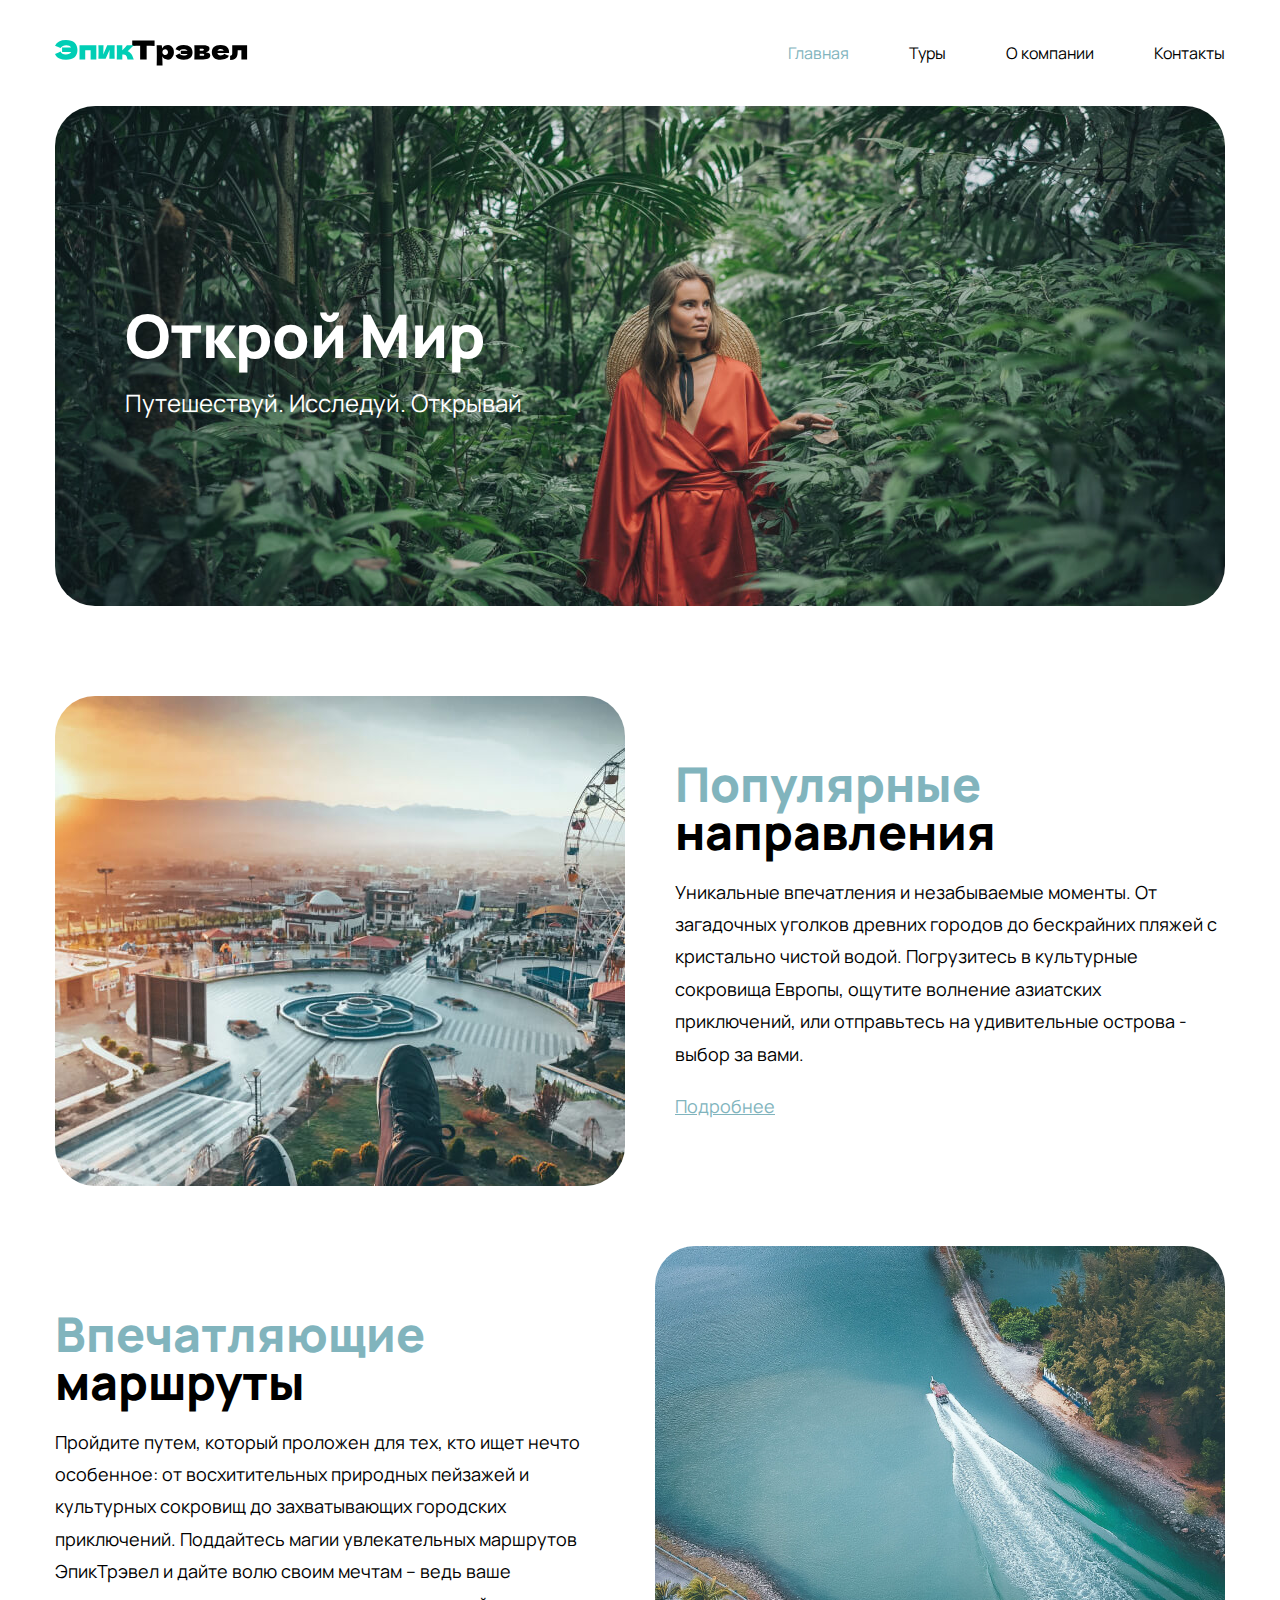
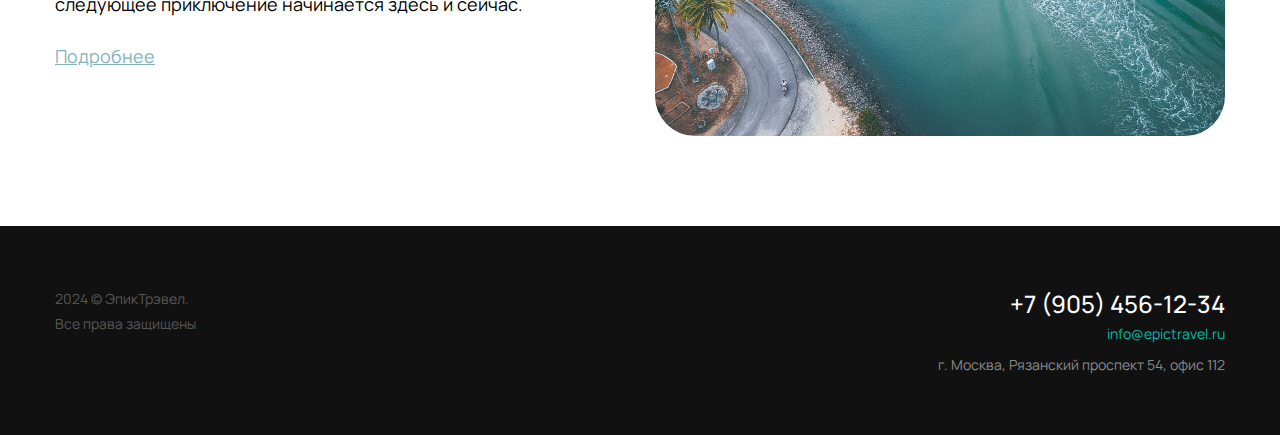
<file: index.html>
<!DOCTYPE html>
<html lang="ru">
<head>
    <meta charset="UTF-8">
    <meta name="viewport" content="width=device-width, initial-scale=1.0">
    <title>ЭпикТрэвел</title>
    <link rel="stylesheet" href="./css/reset.css">
    <link rel="icon" type="image/x-icon" href="./img/favicons/favicon.svg">
    <link rel="apple-touch-icon" sizes="180x180" href="./img/favicons/apple-touch-icon.png">
    <link rel="stylesheet" href="./css/main.css">
    <link rel="stylesheet" href="./css/media-tablet.css">
    <link rel="stylesheet" href="./css/media-mobile.css">
</head>
<body class="sticky-footer">
    <header class="header" id="header">
        <div class="container">
            <div class="nav">
                <a href="./index.html" class="logo">
                    <img src="./img/icons/logo.svg" alt="ЭпикТрэвел">
                </a>
                <ul class="nav-list">
                    <li><a href="index.html" class="active">Главная</a></li>
                    <li><a href="tours.html">Туры</a></li>
                    <li><a href="about.html">О компании</a></li>
                    <li><a href="contacts.html">Контакты</a></li>
                </ul>
                <button class="btn-mobile-nav" id="btn-mobile-nav" type="button">
                    <img src="./img/icons/open-mobile-nav.svg" id="btn-mobile-img" alt="Open nav">
                </button>
            </div>
        </div>
    </header>
    <section class="mobile-nav" id="mobile-nav">
        <h2 class="visualy-hidden">Навигация</h2>
        <ul class="mobile-nav-list">
            <li><a href="index.html">Главная</a></li>
            <li><a href="tours.html">Туры</a></li>
            <li><a href="about.html">О компании</a></li>
            <li><a href="contacts.html">Контакты</a></li>
        </ul>
    </section>
    <main class="main-page">
        <div class="container">
            <section class="promo">
                <div class="promo-desc">
                    <h1 class="promo-title">Открой Мир</h1>
                    <p class="promo-text">Путешествуй. Исследуй. Открывай</p>
                </div>
            </section>
            <div class="main-content">
                <section class="content-row">
                    <div class="content-img">
                        <picture>
                            <source srcset="./img/main/img-01-mobile.jpg, ./img/main/img-01-mobile@2x.jpg 2x" media="(max-width: 767px)">
                            <img src="./img/main/img-01.jpg" srcset="./img/main/img-01@2x.jpg 2x" alt="Популярные направления">
                        </picture>
                    </div>
                    <div class="content-text">
                        <h2 class="title-1"><span>Популярные</span> направления</h2>
                        <p>Уникальные впечатления и незабываемые моменты. От загадочных уголков древних городов до бескрайних пляжей с кристально чистой водой. Погрузитесь в культурные сокровища Европы, ощутите волнение азиатских приключений, или отправьтесь на удивительные острова - выбор за вами.</p>
                        <p><a href="#!">Подробнее</a></p>
                    </div>
                </section>
                <section class="content-row content-row-reverse content-column-on-mobile">
                    <div class="content-img">
                        <picture>
                            <source srcset="./img/main/img-02-mobile.jpg, ./img/main/img-02-mobile@2x.jpg 2x" media="(max-width: 767px)">
                            <img src="./img/main/img-02.jpg" srcset="./img/main/img-02@2x.jpg 2x" alt="Впечатляющие маршруты">
                        </picture>
                    </div>
                    <div class="content-text">
                        <h2 class="title-1"><span>Впечатляющие</span> маршруты</h2>
                        <p>Пройдите путем, который проложен для тех, кто ищет нечто особенное: от восхитительных природных пейзажей и культурных сокровищ до захватывающих городских приключений. Поддайтесь магии увлекательных маршрутов ЭпикТрэвел и дайте волю своим мечтам – ведь ваше следующее приключение начинается здесь и сейчас.</p>
                        <p><a href="#!">Подробнее</a></p>
                    </div>
                </section>
            </div>
        </div>
    </main>
    <footer class="footer">
        <div class="container">
            <div class="footer-row">
                <div class="footer-copyright"><p>2024 © ЭпикТрэвел.<br class="descktop-only" > Все права защищены</p></div>
                <address class="footer-contacts">
                    <a class="footer-phone" href="tel:+79054561234">+7 (905) 456-12-34</a><br>
                    <a href="mailto:info@epictravel.ru" class="footer-email">info@epictravel.ru</a><br>
                    <p class="footer-address">г. Москва, Рязанский проспект 54, офис 112</p>
                </address>
            </div>
        </div>
    </footer>

    <script src="./js/main.js"></script>
</body>
</html>
</file>
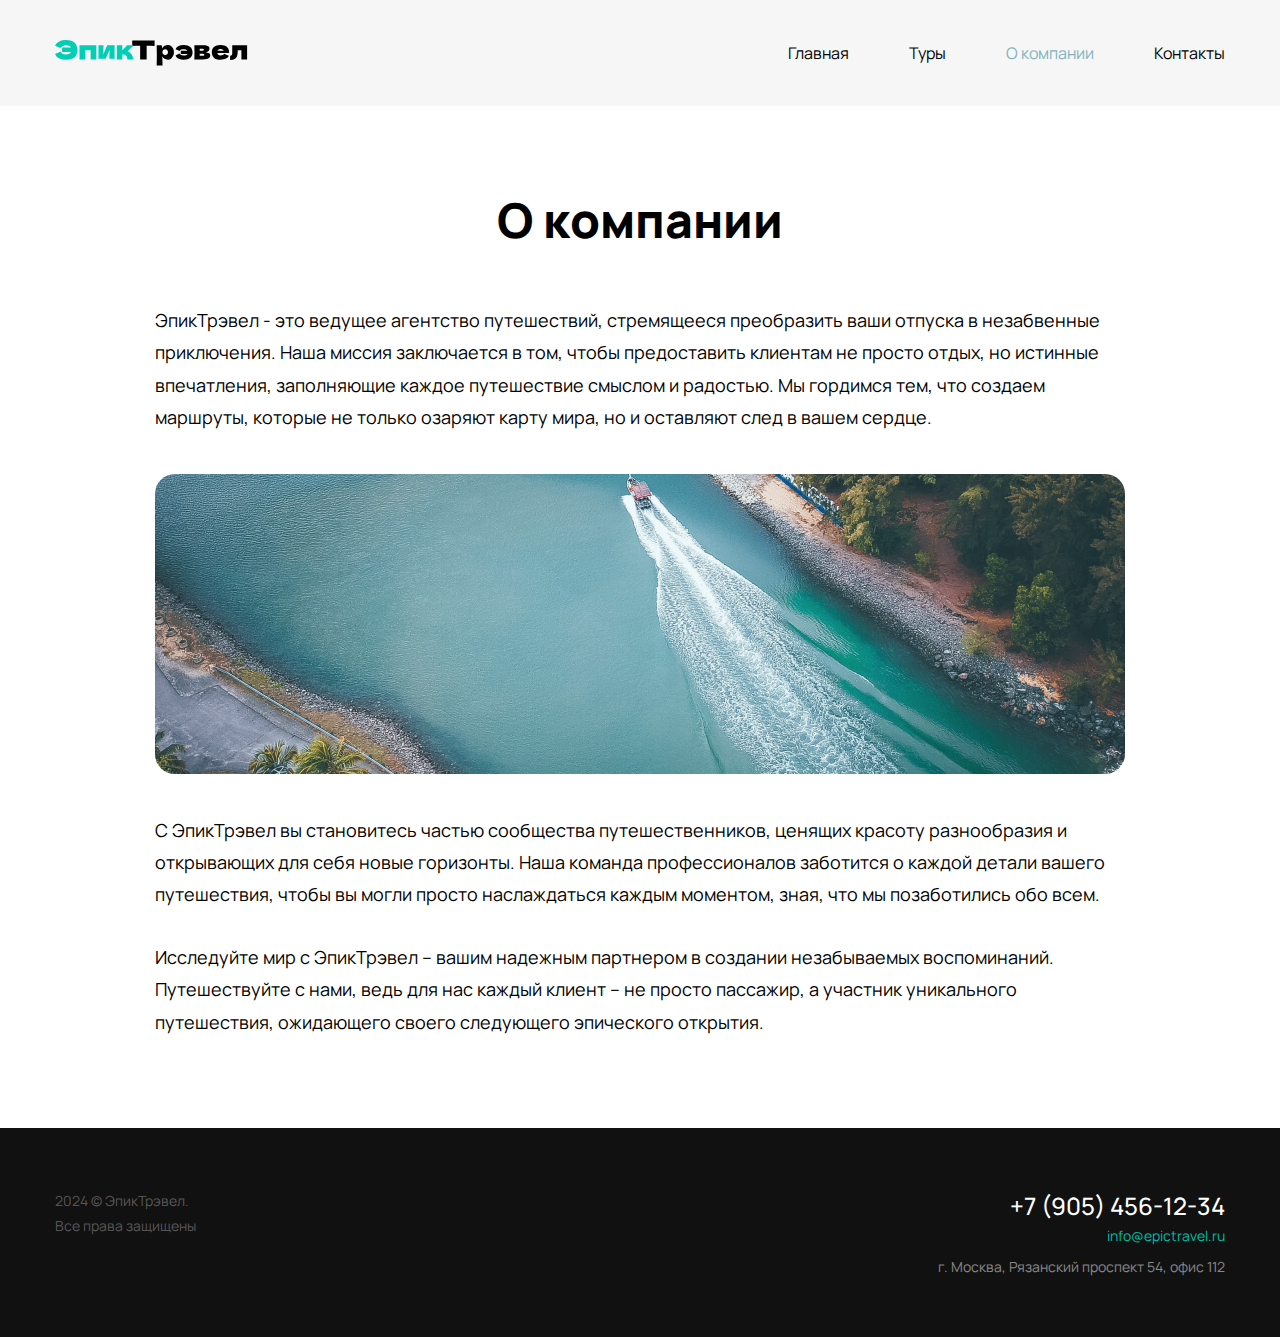
<file: about.html>
<!DOCTYPE html>
<html lang="ru">
<head>
    <meta charset="UTF-8">
    <meta name="viewport" content="width=device-width, initial-scale=1.0">
    <title>О компании - ЭпикТрэвел</title>
    <link rel="stylesheet" href="./css/reset.css">
    <link rel="icon" type="image/x-icon" href="./img/favicons/favicon.svg">
    <link rel="apple-touch-icon" sizes="180x180" href="./img/favicons/apple-touch-icon.png">
    <link rel="stylesheet" href="./css/main.css">
    <link rel="stylesheet" href="./css/media-tablet.css">
    <link rel="stylesheet" href="./css/media-mobile.css">
</head>
<body class="sticky-footer">
    <header class="header header-bg" id="header">
        <div class="container">
            <div class="nav">
                <a href="./index.html">
                    <img src="./img/icons/logo.svg" alt="ЭпикТрэвел">
                </a>
                <ul class="nav-list">
                    <li><a href="index.html">Главная</a></li>
                    <li><a href="tours.html">Туры</a></li>
                    <li><a href="about.html" class="active">О компании</a></li>
                    <li><a href="contacts.html">Контакты</a></li>
                </ul>
                <button class="btn-mobile-nav" id="btn-mobile-nav" type="button">
                    <img src="./img/icons/open-mobile-nav.svg" id="btn-mobile-img" alt="Open nav">
                </button>
            </div>
        </div>
    </header>
    <section class="mobile-nav" id="mobile-nav">
        <h2 class="visualy-hidden">Навигация</h2>
        <ul class="mobile-nav-list">
            <li><a href="index.html">Главная</a></li>
            <li><a href="tours.html">Туры</a></li>
            <li><a href="about.html">О компании</a></li>
            <li><a href="contacts.html">Контакты</a></li>
        </ul>
    </section>
    <main class="inner-page">
        <div class="container container-small">
            <div class="inner-page-title-wrapper">
                <h1 class="title-1 text-center">О компании</h1>
            </div>
            <div class="article-content">
                <p>ЭпикТрэвел - это ведущее агентство путешествий, стремящееся преобразить ваши отпуска в незабвенные приключения. Наша миссия заключается в том, чтобы предоставить клиентам не просто отдых, но истинные впечатления, заполняющие каждое путешествие смыслом и радостью. Мы гордимся тем, что создаем маршруты, которые не только озаряют карту мира, но и оставляют след в вашем сердце.</p>
                <div class="article-img">
                    <picture>
                        <source srcset="./img/about/about-mobile.jpg, ./img/about/about-mobile@2x.jpg 2x" media="(max-width: 767px)">
                        <source srcset="./img/about/about-tablet.jpg, ./img/about/about-tablet@2x.jpg 2x" media="(max-width: 1199px)">
                        <img src="./img/about/about.jpg" srcset="./img/about/about@2x.jpg 2x" alt="Катер">
                    </picture>

                </div>
                <p>С ЭпикТрэвел вы становитесь частью сообщества путешественников, ценящих красоту разнообразия и открывающих для себя новые горизонты. Наша команда профессионалов заботится о каждой детали вашего путешествия, чтобы вы могли просто наслаждаться каждым моментом, зная, что мы позаботились обо всем.</p>
                <p>Исследуйте мир с ЭпикТрэвел – вашим надежным партнером в создании незабываемых воспоминаний. Путешествуйте с нами, ведь для нас каждый клиент – не просто пассажир, а участник уникального путешествия, ожидающего своего следующего эпического открытия.</p>
            </div>
        </div>
    </main>
    <footer class="footer">
        <div class="container">
            <div class="footer-row">
                <div class="footer-copyright"><p>2024 © ЭпикТрэвел.<br>Все права защищены</p></div>
                <address class="footer-contacts">
                    <a class="footer-phone" href="tel:+79054561234">+7 (905) 456-12-34</a><br>
                    <a href="mailto:info@epictravel.ru" class="footer-email">info@epictravel.ru</a><br>
                    <p class="footer-address">г. Москва, Рязанский проспект 54, офис 112</p>
                </address>
            </div>
        </div>
    </footer>
    <script src="./js/main.js"></script>
</body>
</html>
</file>
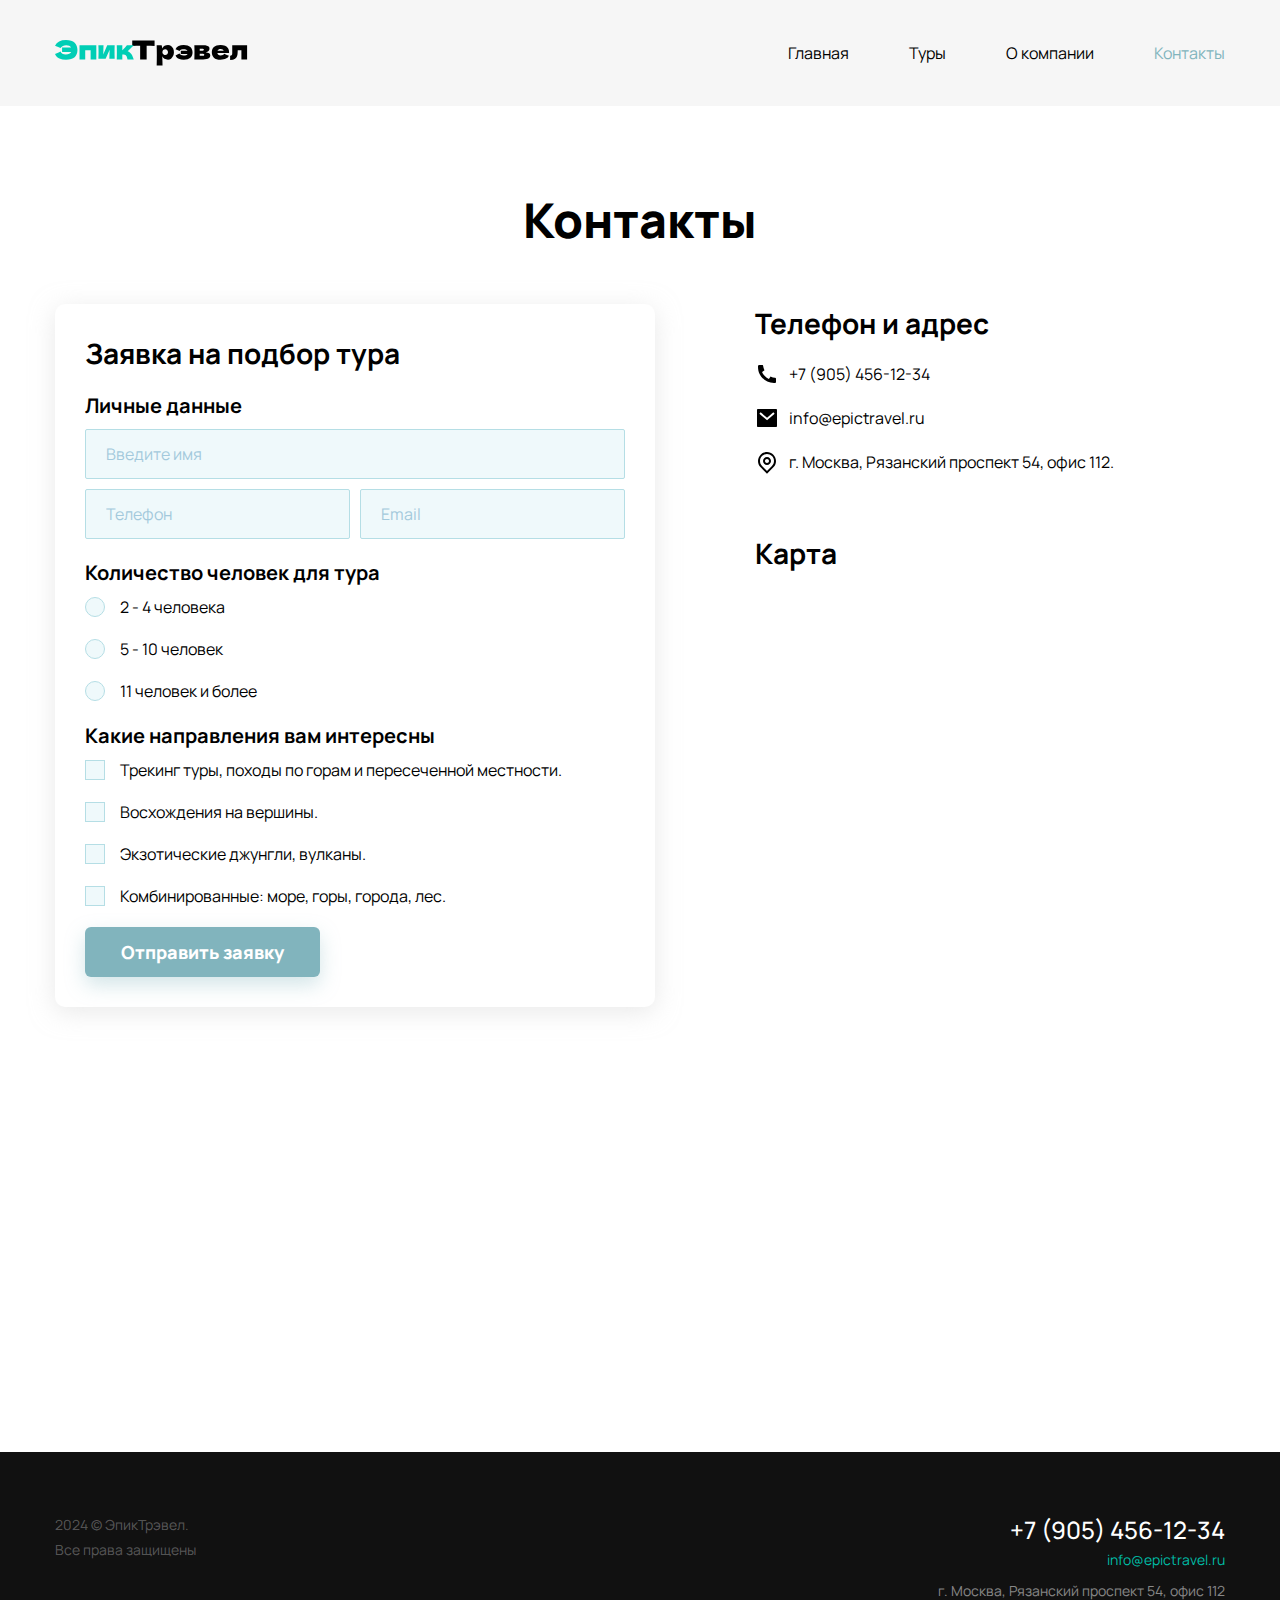
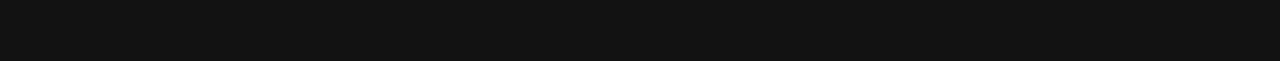
<file: contacts.html>
<!DOCTYPE html>
<html lang="ru">
<head>
    <meta charset="UTF-8">
    <meta name="viewport" content="width=device-width, initial-scale=1.0">
    <title>Контакты - ЭпикТрэвел</title>
    <link rel="stylesheet" href="./css/reset.css">
    <link rel="icon" type="image/x-icon" href="./img/favicons/favicon.svg">
    <link rel="apple-touch-icon" sizes="180x180" href="./img/favicons/apple-touch-icon.png">
    <link rel="stylesheet" href="./css/main.css">
    <link rel="stylesheet" href="./css/media-tablet.css">
    <link rel="stylesheet" href="./css/media-mobile.css">
</head>
<body class="sticky-footer">
    <header class="header header-bg" id="header">
        <div class="container">
            <div class="nav">
                <a href="./index.html">
                    <img src="./img/icons/logo.svg" alt="ЭпикТрэвел">
                </a>
                <ul class="nav-list">
                    <li><a href="index.html">Главная</a></li>
                    <li><a href="tours.html">Туры</a></li>
                    <li><a href="about.html">О компании</a></li>
                    <li><a href="contacts.html" class="active">Контакты</a></li>
                </ul>
                <button class="btn-mobile-nav" id="btn-mobile-nav" type="button">
                    <img src="./img/icons/open-mobile-nav.svg" id="btn-mobile-img" alt="Open nav">
                </button>
            </div>
        </div>
    </header>
    <section class="mobile-nav" id="mobile-nav">
        <h2 class="visualy-hidden">Навигация</h2>
        <ul class="mobile-nav-list">
            <li><a href="index.html">Главная</a></li>
            <li><a href="tours.html">Туры</a></li>
            <li><a href="about.html">О компании</a></li>
            <li><a href="contacts.html">Контакты</a></li>
        </ul>
    </section>
    <main class="inner-page">
        <div class="container">
            <div class="inner-page-title-wrapper">
                <h1 class="title-1 text-center">Контакты</h1>
            </div>
            <div class="contacts-colums">
                <form class="form-wrapper">
                    <h2 class="title-2">Заявка на подбор тура</h2>
                    <section class="form-group">
                        <h3 class="title-3">Личные данные</h3>
                        <div class="inputs-wrapper">
                            <input type="text" class="input" placeholder="Введите имя" name="name">
                            <input type="tel" class="input input-50" placeholder="Телефон" name="phone">
                            <input type="email" class="input input-50" placeholder="Email" name="email">
                        </div>
                    </section>
                    <section class="form-group">
                        <h3 class="title-3">Количество человек для тура</h3>
                        <ul class="radio-list">
                            <li>
                                <label>
                                    <input type="radio" class="real-radio visualy-hidden" name="number" value="2-4">
                                    <span class="fake-radio"></span> 2 - 4 человека
                                </label>
                            </li>
                            <li>
                                <label>
                                    <input type="radio" class="real-radio visualy-hidden" name="number" value="5-10">
                                    <span class="fake-radio"></span>
                                    5 - 10 человек
                                </label>
                            </li>
                            <li>
                                <label>
                                    <input type="radio" class="real-radio visualy-hidden" name="number" value="11+">
                                    <span class="fake-radio"></span>
                                    11 человек и более
                                </label>
                            </li>
                        </ul>
                    </section>
                    <section class="form-group">
                        <h3 class="title-3">Какие направления вам интересны</h3>
                        <ul class="checkbox-list">
                            <li>
                                <label>
                                    <input type="checkbox" class="real-checkbox visualy-hidden" name="tracking">
                                    <span class="fake-checkbox"></span>
                                    Трекинг туры, походы по горам и пересеченной местности.
                                </label>
                            </li>
                            <li>
                                <label>
                                    <input type="checkbox" class="real-checkbox visualy-hidden" name="mauntains">
                                    <span class="fake-checkbox"></span>
                                    Восхождения на вершины.
                                </label>
                            </li>
                            <li>
                                <label>
                                    <input type="checkbox" class="real-checkbox visualy-hidden" name="exotic">
                                    <span class="fake-checkbox"></span>
                                    Экзотические джунгли, вулканы.
                                </label>
                            </li>
                            <li>
                                <label>
                                    <input type="checkbox" class="real-checkbox visualy-hidden" name="combi">
                                    <span class="fake-checkbox"></span>
                                    Комбинированные: море, горы, города, лес.
                                </label>
                            </li>
                        </ul>
                    </section>
                    <button class="submit-button" type="submit">Отправить заявку</button>
                </form>
                <section class="addres-wrapper">
                    <div class="addres-item">
                        <h2 class="title-2">Телефон и адрес</h2>
                        <address>
                            <ul class="addres-list">
                                <li><img src="./img/icons/phone.svg" alt="Телефон"> +7 (905) 456-12-34</li>
                                <li><img src="./img/icons/mail.svg" alt="Email"> info@epictravel.ru</li>
                                <li><img src="./img/icons/map.svg" alt="Адрес"> г. Москва, Рязанский проспект 54, офис 112.</li>
                            </ul>
                        </address>
                    </div>
                    <div class="addres-item">
                        <h2 class="title-2">Карта</h2>
                        <iframe class="yandex-map" src="https://yandex.ru/map-widget/v1/?um=constructor%3Aa6f3b49326fa77ad2eee306ad858335a68953c4de5538d5747ac3d0ac4d6c1ef&amp;source=constructor&amp;scroll=false" style="border: none"></iframe>

                        <iframe class="google-map" src="https://www.google.com/maps/embed?pb=!1m18!1m12!1m3!1d2247.4496278740985!2d37.79292697725862!3d55.71593789482949!2m3!1f0!2f0!3f0!3m2!1i1024!2i768!4f13.1!3m3!1m2!1s0x414ab59b3be61f9b%3A0x71e8ca6a8cffd5fb!2z0KDRj9C30LDQvdGB0LrQuNC5INC_0YAuLCA1NCwgMTEyLCDQnNC-0YHQutCy0LAsIDEwOTM3Nw!5e0!3m2!1sru!2sru!4v1712398153187!5m2!1sru!2sru" style="border:0;" allowfullscreen="" loading="lazy" referrerpolicy="no-referrer-when-downgrade"></iframe>
                    </div>
                </section>
            </div>
        </div>
    </main>
    <footer class="footer">
        <div class="container">
            <div class="footer-row">
                <div class="footer-copyright"><p>2024 © ЭпикТрэвел.<br>Все права защищены</p></div>
                <address class="footer-contacts">
                    <a class="footer-phone" href="tel:+79054561234">+7 (905) 456-12-34</a><br>
                    <a href="mailto:info@epictravel.ru" class="footer-email">info@epictravel.ru</a><br>
                    <p class="footer-address">г. Москва, Рязанский проспект 54, офис 112</p>
                </address>
            </div>
        </div>
    </footer>
    <script src="./js/main.js"></script>
</body>
</html>
</file>
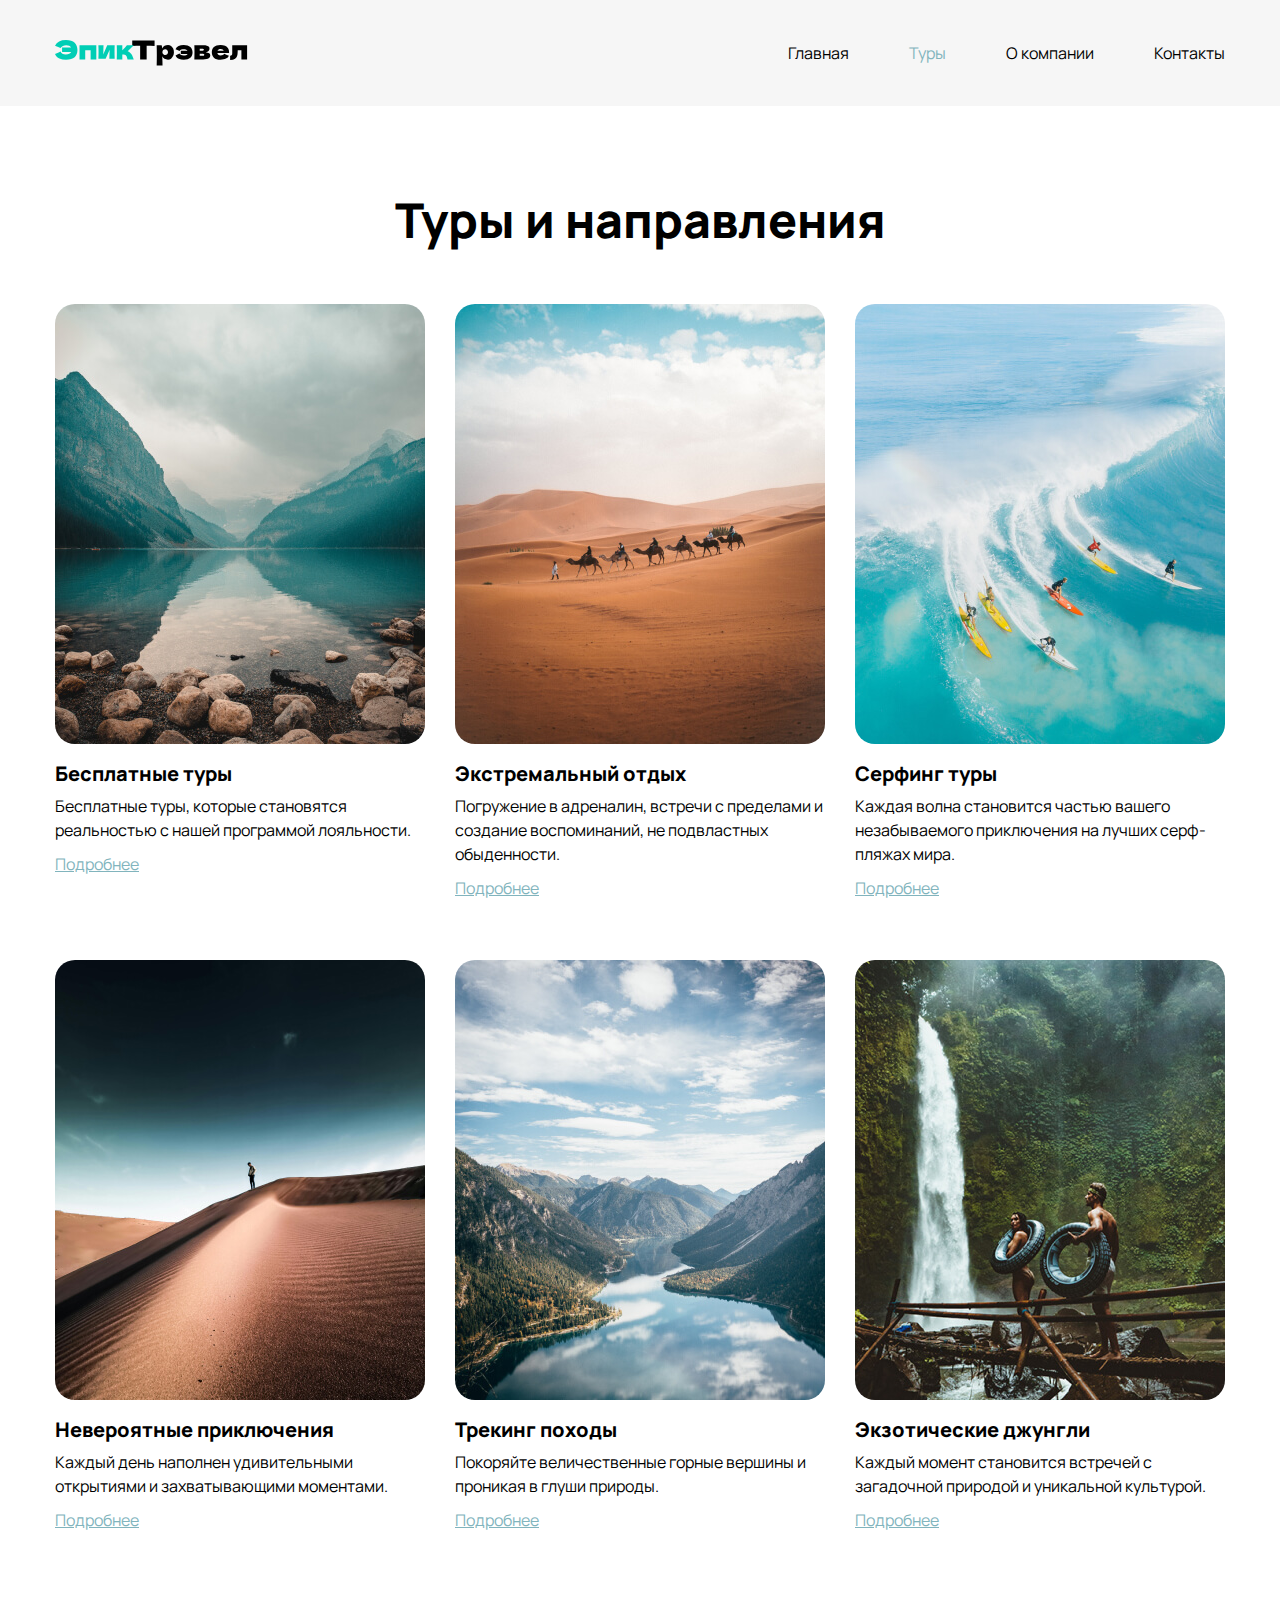
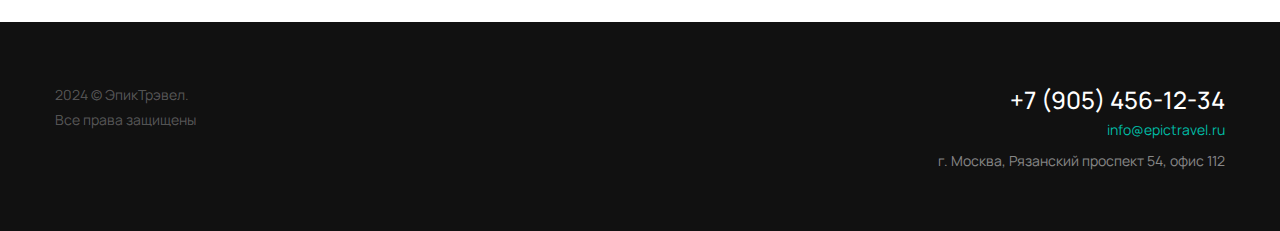
<file: tours.html>
<!DOCTYPE html>
<html lang="ru">
<head>
    <meta charset="UTF-8">
    <meta name="viewport" content="width=device-width, initial-scale=1.0">
    <title>Туры - ЭпикТрэвел</title>
    <link rel="stylesheet" href="./css/reset.css">
    <link rel="icon" type="image/x-icon" href="./img/favicons/favicon.svg">
    <link rel="apple-touch-icon" sizes="180x180" href="./img/favicons/apple-touch-icon.png">
    <link rel="stylesheet" href="./css/main.css">
    <link rel="stylesheet" href="./css/media-tablet.css">
    <link rel="stylesheet" href="./css/media-mobile.css">
</head>
<body class="sticky-footer">
    <header class="header header-bg" id="header">
        <div class="container">
            <div class="nav">
                <a href="./index.html">
                    <img src="./img/icons/logo.svg" alt="ЭпикТрэвел">
                </a>
                <ul class="nav-list">
                    <li><a href="index.html">Главная</a></li>
                    <li><a href="tours.html" class="active">Туры</a></li>
                    <li><a href="about.html">О компании</a></li>
                    <li><a href="contacts.html">Контакты</a></li>
                </ul>
                <button class="btn-mobile-nav" id="btn-mobile-nav" type="button">
                    <img src="./img/icons/open-mobile-nav.svg" id="btn-mobile-img" alt="Open nav">
                </button>
            </div>
        </div>
    </header>
    <section class="mobile-nav" id="mobile-nav">
        <h2 class="visualy-hidden">Навигация</h2>
        <ul class="mobile-nav-list">
            <li><a href="index.html">Главная</a></li>
            <li><a href="tours.html">Туры</a></li>
            <li><a href="about.html">О компании</a></li>
            <li><a href="contacts.html">Контакты</a></li>
        </ul>
    </section>
    <main class="inner-page">
        <div class="container">
            <div class="inner-page-title-wrapper">
                <h1 class="title-1 text-center">Туры и направления</h1>
            </div>
            <div class="cards-wrapper">
                <article class="card">
                    <a href="#!" class="card-img">
                        <img src="./img/cards/01.jpg" srcset="./img/cards/01@2x.jpg 2x" alt="Бесплатные туры">
                    </a>
                    <div class="card-desc">
                        <h3 class="card-title">Бесплатные туры</h3>
                        <p>Бесплатные туры, которые становятся реальностью с нашей программой лояльности.</p>
                        <p><a href="#!">Подробнее</a></p>
                    </div>
                </article>
                <article class="card">
                    <a href="#!" class="card-img">
                        <img src="./img/cards/02.jpg" srcset="./img/cards/02@2x.jpg  2x" alt="Экстремальный отдых">
                    </a>
                    <div class="card-desc">
                        <h3 class="card-title">Экстремальный отдых</h3>
                        <p>Погружение в адреналин, встречи с пределами и создание воспоминаний, не подвластных обыденности.</p>
                        <p><a href="#!">Подробнее</a></p>
                    </div>
                </article>
                <article class="card">
                    <a href="#!" class="card-img">
                        <img src="./img/cards/03.jpg" srcset="./img/cards/03@2x.jpg 2x" alt="Серфинг туры">
                    </a>
                    <div class="card-desc">
                        <h3 class="card-title">Серфинг туры</h3>
                        <p>Каждая волна становится частью вашего незабываемого приключения на лучших серф-пляжах мира.</p>
                        <p><a href="#!">Подробнее</a></p>
                    </div>
                </article>
                <article class="card">
                    <a href="#!" class="card-img">
                        <img src="./img/cards/04.jpg" srcset="./img/cards/04@2x.jpg 2x" alt="Невероятные приключения">
                    </a>
                    <div class="card-desc">
                        <h3 class="card-title">Невероятные приключения</h3>
                        <p>Каждый день наполнен удивительными открытиями и захватывающими моментами.</p>
                        <p><a href="#!">Подробнее</a></p>
                    </div>
                </article>
                <article class="card">
                    <a href="#!" class="card-img">
                        <img src="./img/cards/05.jpg" srcset="./img/cards/05@2x.jpg 2x" alt="Трекинг походы">
                    </a>
                    <div class="card-desc">
                        <h3 class="card-title">Трекинг походы</h3>
                        <p>Покоряйте величественные горные вершины и проникая в глуши природы.</p>
                        <p><a href="#!">Подробнее</a></p>
                    </div>
                </article>
                <article class="card">
                    <a href="#!" class="card-img">
                        <img src="./img/cards/06.jpg" srcset="./img/cards/06@2x.jpg 2x" alt="Экзотические джунгли">
                    </a>
                    <div class="card-desc">
                        <h3 class="card-title">Экзотические джунгли</h3>
                        <p>Каждый момент становится встречей с загадочной природой и уникальной культурой.</p>
                        <p><a href="#!">Подробнее</a></p>
                    </div>
                </article>
            </div>
        </div>
    </main>
    <footer class="footer">
        <div class="container">
            <div class="footer-row">
                <div class="footer-copyright"><p>2024 © ЭпикТрэвел.<br>Все права защищены</p></div>
                <address class="footer-contacts">
                    <a class="footer-phone" href="tel:+79054561234">+7 (905) 456-12-34</a><br>
                    <a href="mailto:info@epictravel.ru" class="footer-email">info@epictravel.ru</a><br>
                    <p class="footer-address">г. Москва, Рязанский проспект 54, офис 112</p>
                </address>
            </div>
        </div>
    </footer>
    <script src="./js/main.js"></script>
</body>
</html>
</file>
<file: css/main.css>
@import url('https://fonts.googleapis.com/css2?family=Manrope:wght@200..800&display=swap');

body {
    font-family: "Manrope", sans-serif;
}

a {
    color: #81B4BD;
    text-decoration: underline;
}
.sticky-footer {
    display: flex;
    flex-direction: column;
    min-height: 100vh;
}

.container {
    display: flex;
    flex-direction: column;
    width: 1200px;
    padding: 0 15px;
    margin: 0 auto;
}

.container.container-small {
    width: 1000px;
}

.none {
    display: none !important;
}

.title-1 {
    font-size: 48px;
    font-weight: 800;
    line-height: 1;
}

.title-1 span {
    color: #81B4BD;
}

.title-2 {
    font-weight: 700;
    font-size: 28px;
}

.title-3 {
    font-weight: 700;
    font-size: 20px;
}

.visualy-hidden {
	clip: rect(0 0 0 0);
    clip-path: inset(50%);
	height: 1px;
	overflow: hidden;
	position: absolute;
	white-space: nowrap;
	width: 1px;
}

.no-scroll {
    overflow-y: hidden;
}

/* Header */

.header {
    position: relative;
    z-index: 19;
    padding: 40px 0;
}

.header-bg {
    background-color: #F6F6F6;
}

.header-white-bg {
    background-color: #FFF !important;
}

/* Nav */

.logo {
    flex-shrink: 0;
}

.nav {
    display: flex;
    flex-direction: row;
    justify-content: space-between;
    align-items: center;
    gap: 30px;
}

.nav-list {
    display: flex;
    align-items: center;
    gap: 60px;
}

.nav-list a {
    color: #000;
    transition: color 0.2s ease-in;
}

.nav-list a.active {
    color: #81B4BD;
}

.nav-list a:hover {
    color: #00CEB5;
}

.btn-mobile-nav {
	display: none;
}

/* Mobile-nav */

.mobile-nav {
    z-index: 9;
    justify-content: center;
    position: fixed;
    top: 0;
    left: 0;
    width: 100%;
    height: 100vh;
    background-color: #F6F6F6;
    align-items: center;
    display: none;
}

.mobile-nav.open {
    display: flex;
}

.mobile-nav-list {
    display: flex;
    flex-direction: column;
    align-items: center;
    gap: 30px;

}
.mobile-nav-list a {
    color: #000;
}

/* promo */

.promo {
    display: flex;
    align-items: center;
    padding-left: 70px;
    height: 500px;
    background-color: #423b3b;
    background-image: url(./../img/promo/promo-bg.jpg);
    background-position: center;
    background-size: cover;
    border-radius: 40px;
    color: #fff;
}

@media (-webkit-min-device-pixel-ratio: 2), (min-resolution: 192dpi) {
    .promo {
        background-image: url(./../img/promo/promo-bg@2x.jpg);
    }
}
.promo-title {
    margin-bottom: 10px;
    font-weight: 800;
    font-size: 60px;
}

.promo-text {
    font-size: 24px;
}

/* main-content */

.main-content {
    padding: 90px 0;
    display: flex;
    flex-direction: column;
    row-gap: 60px;
}
.content-row {
    display: flex;
    align-items: center;
    column-gap: 50px;
}
.content-row.content-row-reverse {
    flex-direction: row-reverse;
}
.content-img {
    flex-shrink: 0;
    overflow: hidden;
    border-radius: 40px;
}
.content-text {
    display: flex;
    flex-direction: column;
    row-gap: 20px;
}
.content-text p {
    font-size: 18px;
    line-height: 1.8;
}
.content-text a {
    color: #81B4BD;
    text-decoration: underline;
}

/* Tours Page */

.text-center {
    text-align: center;
}

/* Inner Page */

.inner-page {
    padding: 90px 0;
}
.inner-page-title-wrapper {
    margin-bottom: 60px;
}

/* Cards */

.cards-wrapper {
    display: flex;
    flex-wrap: wrap;
    gap: 60px 30px;
}
.card {
    width: 370px;
}
.card-img {
    display: block;
    overflow: hidden;
    border-radius: 20px;
    margin-bottom: 20px;
}
.card-desc {
    display: flex;
    flex-direction: column;
    gap: 10px;
}
.card-title {
    font-size: 20px;
    font-weight: 800;
    line-height: 1;
}
.card-desc p {
    line-height: 1.5;
}
.card-desc a {
    color: #81B4BD;
    text-decoration: underline;
}

/* Article */

.article-content p {
    font-size: 18px;
    line-height: 1.8;
}
.article-content p+p {
    margin-top: 30px;
}
.article-img {
    margin: 40px 0;
    border-radius: 20px;
    overflow: hidden;
}

/* Contacts Page */

.contacts-colums {
    display: flex;
    justify-content: space-between;
    align-items: start;
    gap: 100px;
}

/* Form */

.form-wrapper {
    display: flex;
    flex-direction: column;
    gap: 20px;
    padding: 30px;
    width: 600px;
    border-radius: 10px;
    box-shadow: 0 5px 25px 0 rgba(211, 211, 211, 0.5);
}

/* Custom radio buttens */

.fake-radio {
    position: relative;
    width: 20px;
    height: 20px;
    flex-shrink: 0;
    border-radius: 20px;
    border: 1px solid #b5dee5;
    background: #eff9fb;
}
.fake-radio::after {
    content: '';
    position: absolute;
    left: 50%;
    top: 50%;
    transform: translate(-50%, -50%) scale(0);
    width: 12px;
    height: 12px;
    border-radius: 12px;
    background: #37B6CC;
    transition: all 0.2s ease-in;
}
.real-radio:checked + .fake-radio::after{
    transform: translate(-50%, -50%) scale(1);
}

/* Custom checkboxes */

.fake-checkbox {
    position: relative;
    width: 20px;
    height: 20px;
    flex-shrink: 0;
    border: 1px solid #b5dee5;
    background: #eff9fb;
}
.fake-checkbox::after {
    content: '';
    position: absolute;
    left: 50%;
    top: 50%;
    transform: translate(-50%, -50%) scale(0);
    width: 16px;
    height: 13px;
    background-image: url(./../img/icons/tick.svg);
    background-repeat: no-repeat;
    background-position: center;
    transition: all 0.2s ease-in;
}
.real-checkbox:checked + .fake-checkbox::after {
    transform: translate(-50%, -50%) scale(1);
}

/* Addres */

.addres-wrapper {
    display: flex;
    flex-direction: column;
    gap: 60px;
    width: 470px;
}
.addres-item {
    display: flex;
    flex-direction: column;
    gap: 20px;
}
.addres-list {
    display: flex;
    flex-direction: column;
    gap: 20px;
}
.addres-list li {
    display: flex;
    gap: 10px;
    align-items: center;
}
.form-group {
    display: flex;
    flex-direction: column;
    gap: 10px;
}
.inputs-wrapper {
    display: flex;
    flex-wrap: wrap;
    gap: 10px;
}
.input {
    width: 100%;
    padding: 14px 20px;
    background: #EFF9FB;
    border: 1px solid #b5dee5;
    border-radius: 2px;
    height: 50px;
    color: #36727d;
}
.input::placeholder {
    font-size: 16px;
    color: #a3c9dc;
}
.input-50 {
    flex: 1;
}
.radio-list,
.checkbox-list {
    display: flex;
    flex-direction: column;
    gap: 20px;
}
.radio-list label,
.checkbox-list label {
    display: flex;
    align-items: center;
    gap: 15px;
}
.radio-list label input,
.checkbox-list label input {
    flex-shrink: 0;
}
.submit-button {
    align-self: flex-start;
    padding: 12px 36px 13px;
    height: 50px;
    box-shadow: 0 8px 20px 0 rgba(129, 180, 189, 0.35);
    background: #81b4bd;
    border-radius: 6px;
    font-weight: 800;
    font-size: 18px;
    text-align: center;
    color: #fff;
    transition: all 0.2s ease-in;
}
.submit-button:hover {
    opacity: 0.8;
}
.submit-button:active {
    opacity: 1;
    background: #658d94;
}

.yandex-map {
    width: 100%;
    height: 375px;
}
.google-map {
    width: 100%;
    height: 375px;
}

/* Footer */

.footer {
    margin-top: auto;
    background-color: #111111;
    padding: 60px 0;
    color: #ffffff;
}
.footer-row {
    display: flex;
    justify-content: space-between;
    gap: 30px;
}
.footer-copyright {
    font-size: 14px;
    line-height: 1.8;
    color: rgba(255, 255, 255, 0.3);
}
.footer-contacts {
    text-align: right;
}
.footer-phone {
    font-size: 24px;
    font-weight: 500;
    line-height: 1.5;
    color: #fff;
}
.footer-email {
    display: inline-block;
    font-size: 14px;
    line-height: 1.5;
    color: #00BDA6;
    margin-bottom: 10px;
}
.footer-address {
    font-size: 14px;
    line-height: 1.5;
    color: rgba(255, 255, 255, 0.5);
}
</file>
<file: css/media-tablet.css>
/* Tablet */

@media (max-width: 1199px) {

    .descktop-only {
        display: none !important;
    }
    .container {
        width: 768px;
    }
    .container.container-small {
        width: 768px;
    }
    .nav-list {
        gap: 30px;
    }
    .promo {
        padding-left: 20px;
        height: 350px;
        border-radius: 20px;
    }
    .promo-title {
        margin-bottom: 0px;
        font-size: 40px;
    }
    .promo-text {
        font-size: 18px;
    }
    .main-content {
        padding: 60px 0;
    }
    .content-row {
        align-items: flex-start;
        column-gap: 30px;
    }
    .content-img {
        border-radius: 20px;
    }
    .content-img, .content-text {
        flex: 1;
    }
    .content-text {
        row-gap: 10px;
    }
    .title-1 {
        font-size: 38px;
    }
    .content-text p, .content-text a {
        font-size: 14px;
    }
    .footer {
        padding: 40px 0;
    }
    .footer-row {
        display: flex;
        flex-direction: column-reverse;
        justify-content: flex-start;
        align-items: flex-start;
        gap: 30px;
    }
    .footer-contacts {
        text-align: left;
    }

    /* inner-page */

    .inner-page {
        padding: 60px 0;
    }
    .inner-page-title-wrapper {
        margin-bottom: 40px;
    }
    .cards-wrapper {
        row-gap: 40px;
    }
    .card {
        width: 354px;
    }

    /* Article */

    .article-content p {
        font-size: 16px;
    }

    /* Contacts */

    .contacts-colums {
        flex-direction: column-reverse;
        gap: 40px;
    }
    .addres-wrapper {
        width: 100%;
        gap: 40px;
    }
    .form-wrapper {
        width: 100%;
    }
}
</file>
<file: css/media-mobile.css>
/* Mobile */
@media (max-width: 767px) {
    .desktop-only {
        display: none !important;
    }
    .container {
        width: 320px;
    }
    .container.container-small {
        width: 290px;
    }

    .nav-list {
        display: none;
    }
    .btn-mobile-nav {
		display: block;
	}
    .promo {
        justify-content: center;
        align-items: flex-start;
        padding-left: 0px;
        padding-top: 40px;
        text-align: center;
    }
    .promo-title {
        font-size: 34px;
    }
    .promo-text {
        font-size: 14px;
    }
    .content-row {
        flex-direction: column;
        row-gap: 20px;
    }
    .title-1 {
        font-size: 28px;
    }
    .main-content {
        padding: 40px 0;
        gap: 40px;
    }
    .content-column-on-mobile {
        flex-direction: column !important;
    }


    /* inner-page */

    .inner-page {
        padding: 40px 0;
    }
    .cards-wrapper {
        row-gap: 20px;
    }
    .card {
        width: 290px;
    }
    .card-desc p {
        font-size: 14px;
    }

    /* Article */

    .article-content p {
        font-size: 14px;
    }
    .article-content p+p {
        margin-top: 14px;
    }
    .article-img {
        margin: 20px 0;
    }

    /* Contacts */

    .addres-wrapper {
        gap: 20px;
        font-size: 14px;
    }
    .form-wrapper {
        padding: 20px 15px;
        font-size: 14px;
    }
    .title-2 {
        font-size: 22px;
    }
    .title-3 {
        font-size: 18px;
    }
    .input-50 {
        flex: none;
    }
}
</file>
